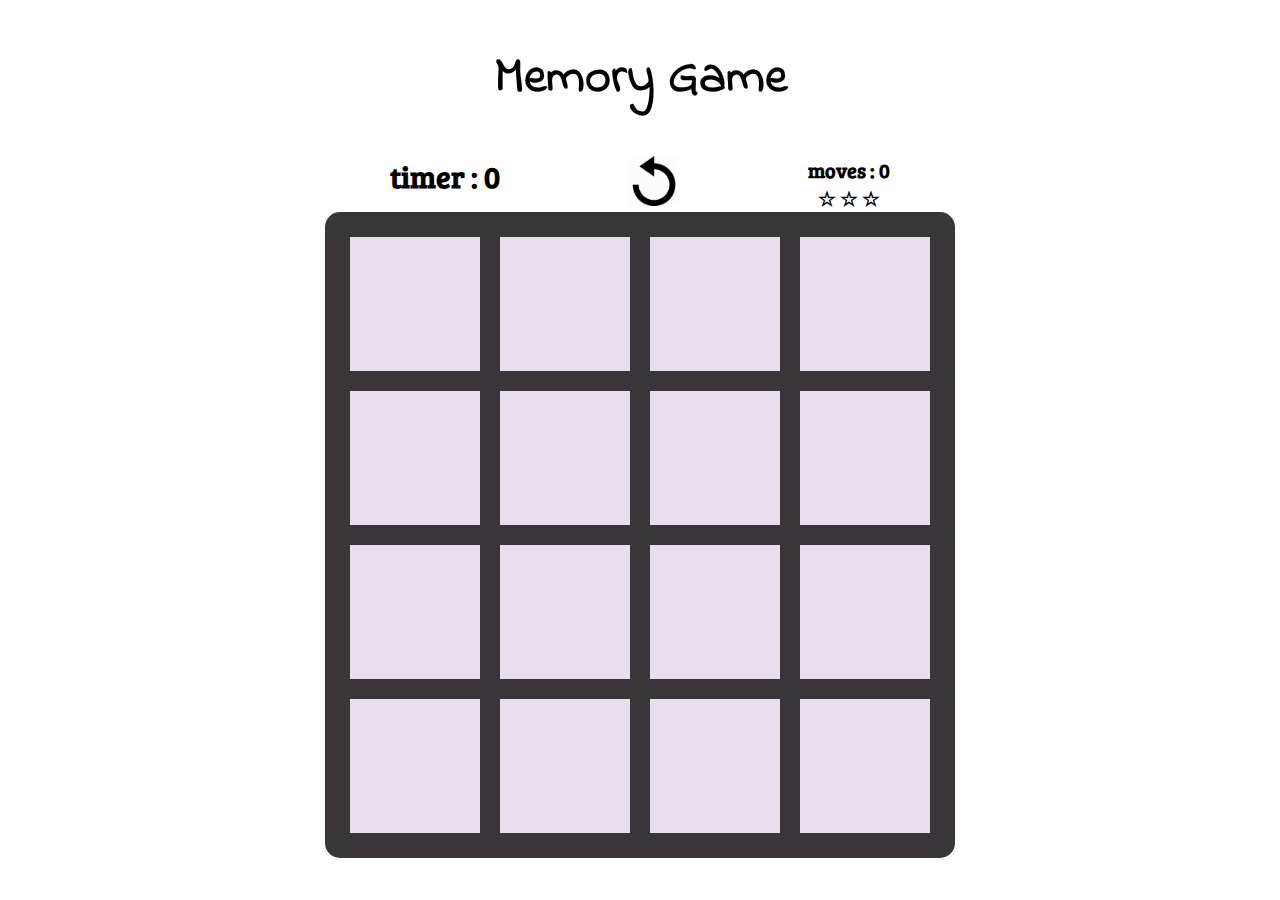
<file: index.html>
<!DOCTYPE html>
<html>
<head>
    <meta charset="utf-8">
    <meta http-equiv="X-UA-Compatible" content="IE=edge">
    <meta name="viewport" content="width=device-width, initial-scale=1.0">
	<title>Memory Game</title>
    <link href="https://fonts.googleapis.com/css?family=Indie+Flower" rel="stylesheet">
    <link href="https://fonts.googleapis.com/css?family=Bree+Serif" rel="stylesheet">
    <link rel="stylesheet" href="css/style.css">

</head>
<body>
    <h2 class="caption">Memory Game</h2>
    <div class="plane">
        <div class="col_1 counter"> <span></span> timer : <span id="timer"> 0 </span></div>
        <div class="col_2"><input id="reset" type="image" width="50px" height="50px" src="img/r.png"></div>
        <div class="col_3 info">
            <div class="sub_info">
                <div class="sub_col_1"> <span>moves : </span> <span id="move"> 0 </span></div>
                <div class="sub_col_2"> <span id="star"> </span> </div>
            </div>
        </div>
    </div>
	<table cellspacing="0" id="canvas">
	</table>

    <div id="popup" class="modal">
        <div class="modal-content">
        <p> Congrats!!</p>
        <p> you did it in <span id="popup_time"></span> <span>seconds</span></p>
        <p id="popup_star"></p>

        <button id="popupbtn" type="button"> Next Round </button>
        </div>
    </div>


    <script src="https://code.jquery.com/jquery-2.1.4.min.js"></script>
	<script src="script.js"></script>
</body>
</html>
</file>
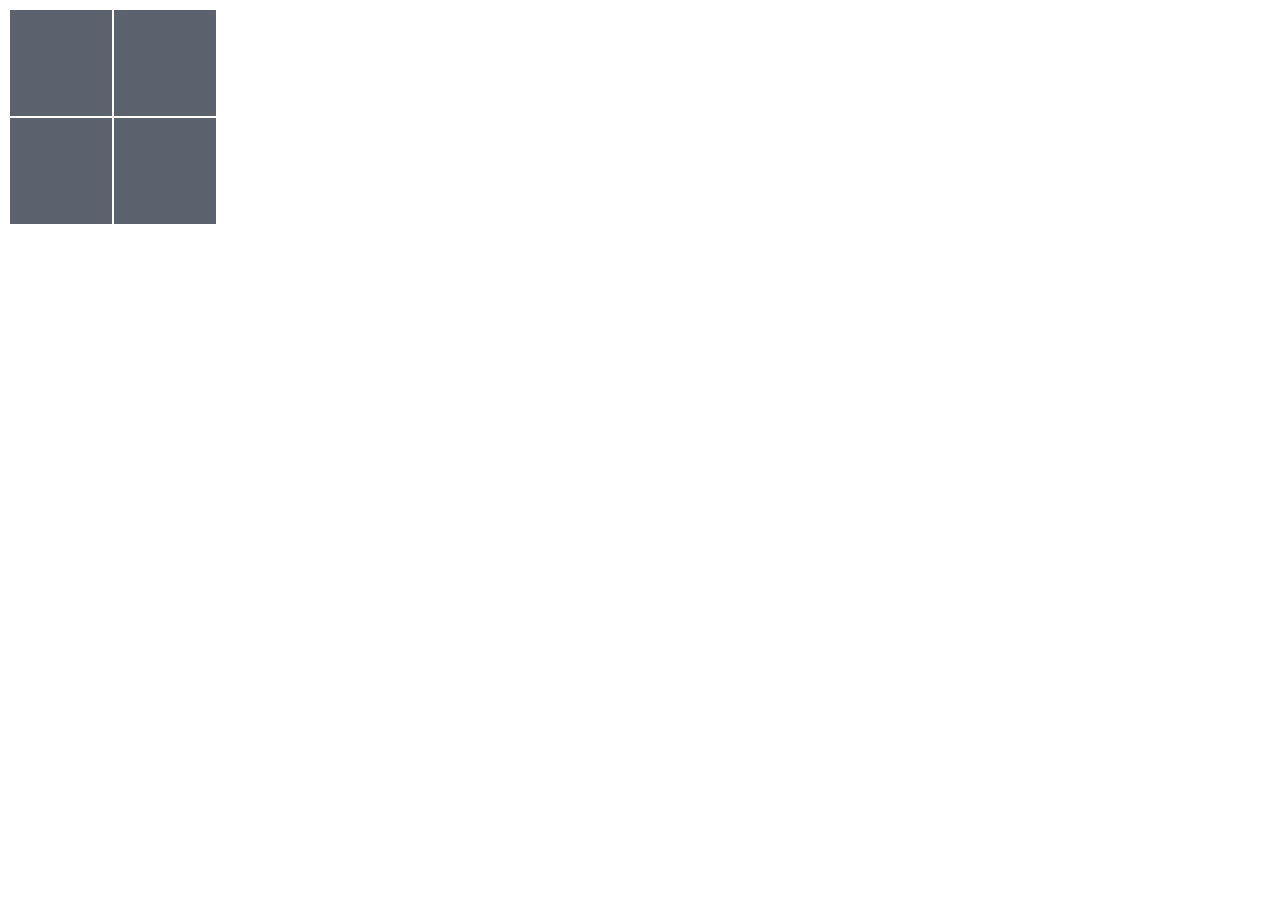
<file: flipTest/flip.html>
<!DOCTYPE html>
<html>
<head>
    <title>flip flip flip</title>
    <script src="https://code.jquery.com/jquery-2.1.4.min.js"></script>
    <link rel="stylesheet" type="text/css" href="style.css">
</head>
<body>
    <table id="canvas">
        <tr>
            <td><div class="card"><img src="../img/log_1.png"></div></td>
            <td><div class="card"><img src="../img/log_2.png"></div></td>
        </tr>
        <tr>
            <td><div class="card"><img src="../img/log_3.png"></div></td>
            <td><div class="card"><img src="../img/log_4.png"></div></td>
        </tr>
    </table>
<script type="text/javascript" src="script.js"></script>
</body>
</html>
</file>
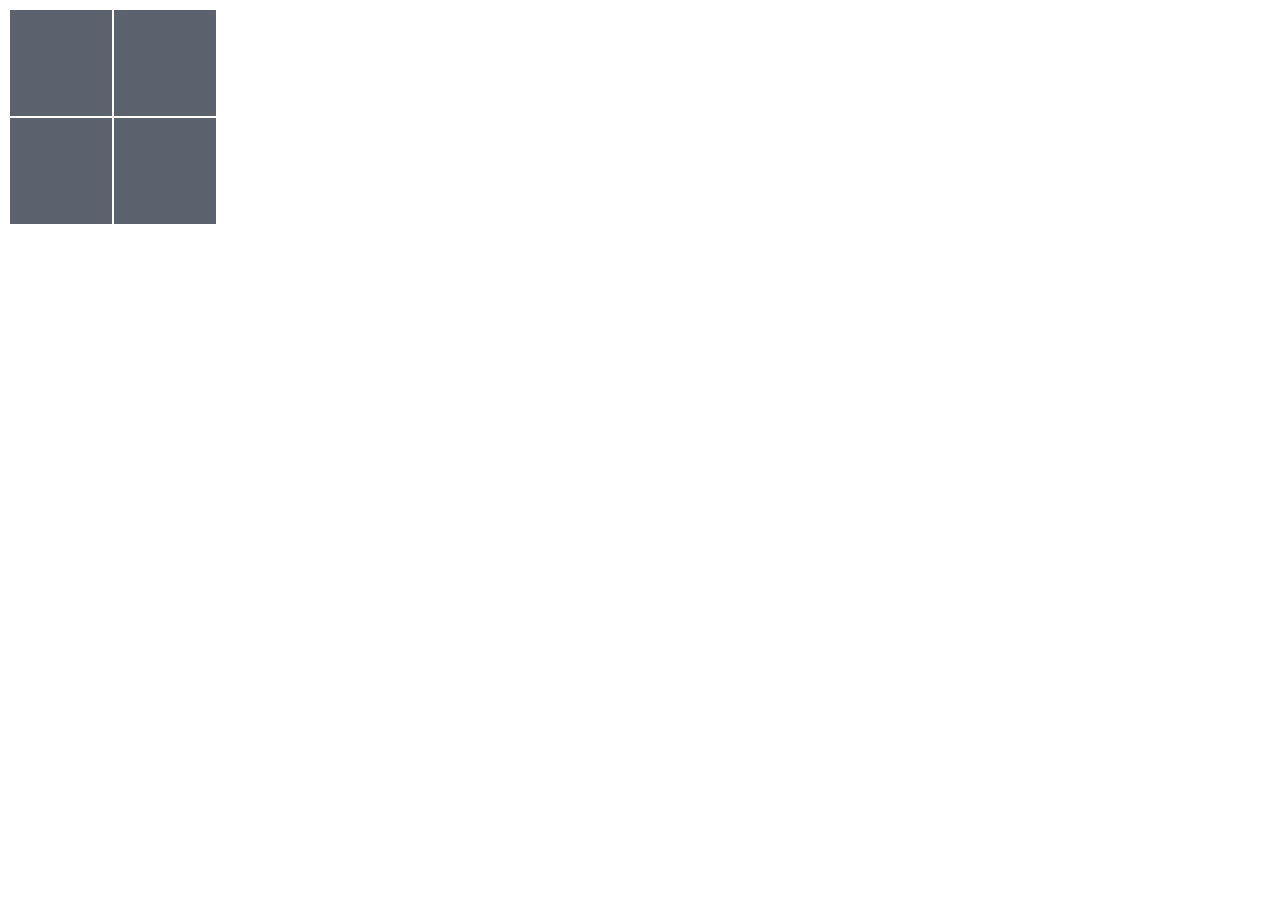
<file: flipTest/flip_simpler.html>
<!DOCTYPE html>
<html>
<head>
    <title>flip flip flip</title>
    <script src="https://code.jquery.com/jquery-2.1.4.min.js"></script>
    <link rel="stylesheet" type="text/css" href="style.css">
</head>
<body>
    <table id="canvas">
        <tr>
            <td class="card"><img src="../img/log_1.png"></td>
            <td class="card"><img src="../img/log_2.png"></td>
        </tr>
        <tr>
            <td class="card"><img src="../img/log_3.png"></td>
            <td class="card"><img src="../img/log_4.png"></td>
        </tr>
    </table>
<script type="text/javascript" src="script.js"></script>
</body>
</html>
</file>
<file: css/style.css>
body {
    text-align: center;
}

table {
    /*border-collapse: separate;*/
    margin: auto;
    background-color: white;
    border-radius: 15px;
    /*border-collapse: collapse;*/
    border: 15px solid #3a3539;
}


td {
    background-color: #e8deed;
    padding: 10px;
    border: 10px solid #3a3539;
}


img {
    width: 100%;
    /*height: 100%;*/
    /*max-height: 100%;*/
    max-width: 110px;
    transform: rotateY(-90deg);
    transform-style: preserve-3d;
}

/**************  PRE_SHOW EFFECT     *****************/
.pre_show {
    transform: rotateY(-90deg);
    transform-style: preserve-3d;
    transition: all 0.7s ease-in;
}

/***************** SHOW EFFECT         **************/
.show {
    transform: rotateY(0deg);
    transition: all 0.7s ease-out;
    transform-style: preserve-3d;
}

/********   Dock section      *******/
.plane {
    display: flex;
    justify-content: space-between;
    /* responsive */
    width: 100%;
    max-width: 500px;
    margin: auto;
}

.col_1 .col_2. .col_3{
    padding: 10px;
    width: 100px;
}

.caption {
    font-family: 'Indie Flower', cursive;
    font-size: 50px;
    font-weight: bold;
}

.counter {
    font-family: 'Bree Serif', serif;
    font-size: 30px;
    font-weight: bold;
}

/*********** star and move *****************/
.info {
    font-family: 'Bree Serif', serif;
    font-size: 20px;
    font-weight: bold;
}

.sub_info {
    display: block;
    justify-content: space-between;

}

.sub_col1 {
    width: 50%;
    margin-right: 10%;
}

.sub_col2 {
    width: 50%;
    margin-left: 10%;
}

/**************  POP UP   ******************/
.modal {
    font-family: 'Bree Serif', serif;
    font-size: 30px;
    font-weight: bold;

    display: none;
    position: fixed;
    overflow: auto;
    width: 100%;
    height: 100%;
    left: 0;
    top: 0;
    background-color: #eee;
}

.modal-content {
    position: absolute;
    background-color: #18896b;
    top: 25%;
    left: 33%;
    padding: 20px;
    width: 33%;
    height: 40%;
}

#popupbtn {
  -webkit-border-radius: 14;
  -moz-border-radius: 14;
  border-radius: 14px;
  font-family: Arial;
  color: #ffffff;
  font-size: 20px;
  background: #e01d1d;
  padding: 10px 20px 10px 20px;
  text-decoration: none;
}
</file>
<file: flipTest/style.css>
img {
    width: 100px;
    height: 100px;
}

tr {
    padding: 10px;
    background-color: #5b626d
}

img {
    transform: rotateY(-90deg);
    transition: all 0.5s ease-out;
    transform-style: preserve-3d;
}

.show {
    transform: rotateY(0deg);
    transition: all 0.5s ease-in;
    transform-style: preserve-3d;
}
</file>
